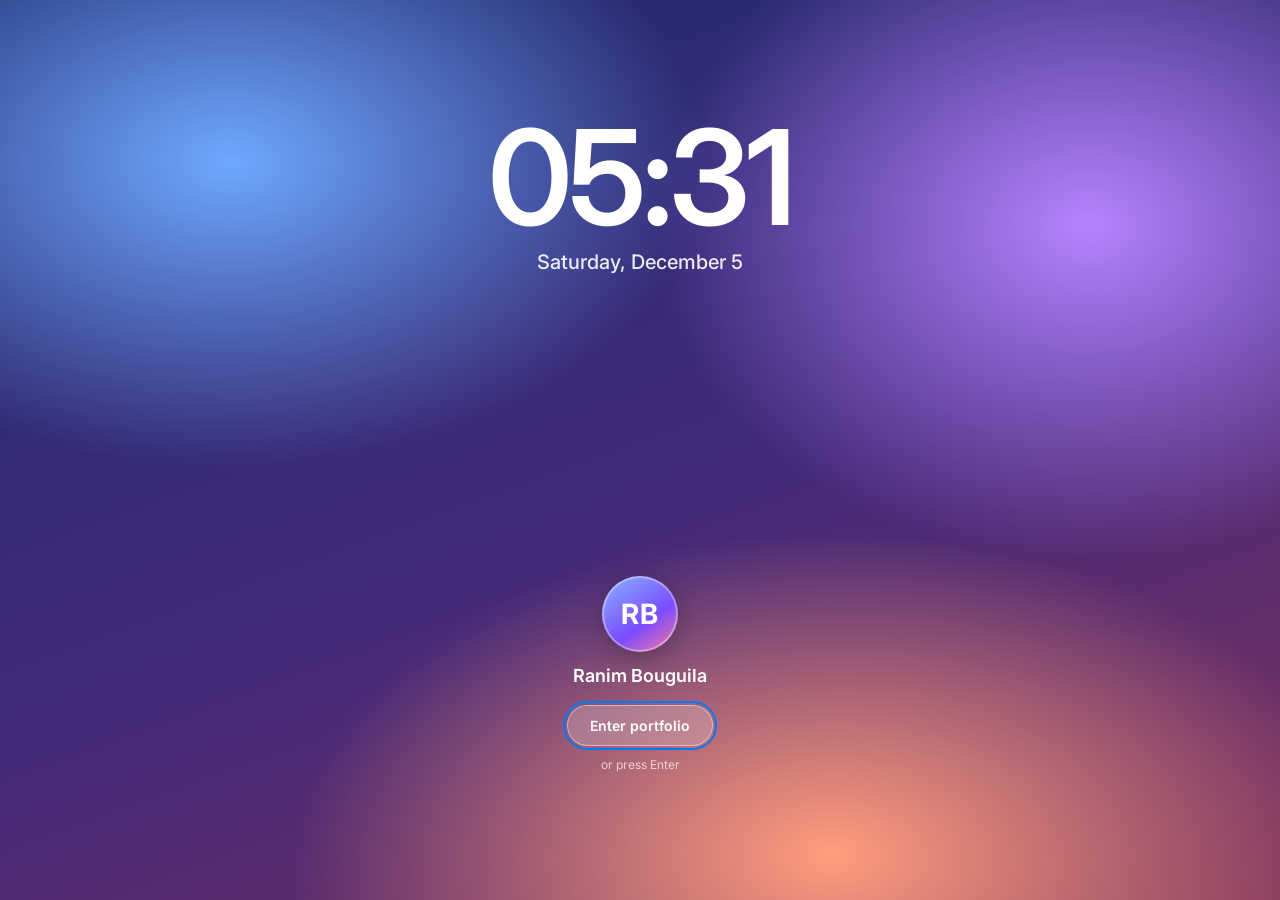
<file: index.html>
<!DOCTYPE html>
<html lang="en">
<head>
<meta charset="UTF-8">
<meta name="viewport" content="width=device-width, initial-scale=1.0">
<title>Ranim Bouguila — AI Engineering Portfolio</title>
<meta name="description" content="Portfolio of Ranim Bouguila, final-year computer engineering student focused on multi-agent AI systems and LLM workflows.">
<link rel="icon" href="data:image/svg+xml,%3Csvg xmlns='http://www.w3.org/2000/svg' viewBox='0 0 32 32'%3E%3Crect width='32' height='32' rx='8' fill='%23007aff'/%3E%3Ctext x='16' y='22' font-size='17' font-family='Arial' font-weight='700' fill='white' text-anchor='middle'%3ERB%3C/text%3E%3C/svg%3E">
<link rel="preconnect" href="https://fonts.googleapis.com">
<link href="https://fonts.googleapis.com/css2?family=Inter:wght@400;500;600;700&family=JetBrains+Mono:wght@400;600&display=swap" rel="stylesheet">
<link rel="stylesheet" href="style.css">
</head>
<body>

<!-- LOCK SCREEN -->
<div id="lock" role="dialog" aria-label="Welcome">
  <div class="lock-time" id="lockTime">9:41</div>
  <div class="lock-date" id="lockDate">Monday, November 2</div>
  <div class="lock-user">
    <div class="avatar">RB</div>
    <div class="lock-name">Ranim Bouguila</div>
    <button class="lock-btn" id="enterBtn" type="button">Enter portfolio</button>
    <div class="lock-hint">or press Enter</div>
  </div>
</div>

<!-- MENU BAR -->
<header class="menubar">
  <div class="mb-left">
    <div class="menu-wrap">
      <button class="mb-item apple" id="appleBtn" type="button" aria-label="Apple menu" aria-haspopup="true" aria-expanded="false">
        <svg viewBox="0 0 24 24" width="15" height="15" aria-hidden="true"><path fill="currentColor" d="M12 7.800c-1.100-1.200-4.600-1.500-5.600 2-1 3.500 1.500 8.700 3.500 8.700 1 0 1.500-.6 2.100-.6s1.100.6 2.100.6c2 0 4.500-5.200 3.500-8.700-1-3.500-4.500-3.200-5.600-2z"/><path fill="currentColor" d="M12 7.600c-.2-2 .9-3.700 3.200-4.200.2 2.200-1 3.900-3.200 4.200z"/></svg>
      </button>
      <ul class="menu-pop" id="applePop" role="menu" hidden>
        <li><button type="button" role="menuitem" data-open="about">About Ranim</button></li>
        <li><a role="menuitem" href="cv_quickprime.pdf" download>Download resume</a></li>
        <li class="sep" role="separator"></li>
        <li><button type="button" role="menuitem" id="lockBtn">Lock screen</button></li>
      </ul>
    </div>
    <span class="mb-item app-name" id="appName">Finder</span>
    <span class="mb-item dim hide-sm">File</span>
    <span class="mb-item dim hide-sm">Edit</span>
    <span class="mb-item dim hide-sm">View</span>
    <span class="mb-item dim hide-sm">Window</span>
    <span class="mb-item dim hide-sm">Help</span>
  </div>
  <div class="mb-right">
    <svg class="mb-ico hide-sm" viewBox="0 0 24 24" width="16" height="16" aria-hidden="true"><path fill="none" stroke="currentColor" stroke-width="2" stroke-linecap="round" d="M2.500 9a14 14 0 0 1 19 0M5.500 12.500a10 10 0 0 1 13 0M8.500 16a5.500 5.500 0 0 1 7 0"/><circle cx="12" cy="19" r="1.300" fill="currentColor"/></svg>
    <svg class="mb-ico hide-sm" viewBox="0 0 28 24" width="22" height="16" aria-hidden="true"><rect x="2" y="6" width="20" height="12" rx="3" fill="none" stroke="currentColor" stroke-width="1.600"/><rect x="4" y="8" width="14" height="8" rx="1.500" fill="currentColor"/><rect x="23" y="10" width="2.500" height="4" rx="1" fill="currentColor"/></svg>
    <span class="mb-item clock" id="clock">Mon Nov 2&nbsp;&nbsp;2:05 PM</span>
  </div>
</header>

<!-- DESKTOP -->
<main class="desktop" id="desktop">

  <div class="desk-icons" aria-label="Desktop">
    <button class="desk-icon" type="button" data-open="projects">
      <span class="di-img folder"><svg viewBox="0 0 24 24" aria-hidden="true"><path fill="#fff" d="M3 7a2 2 0 0 1 2-2h4l2 2h8a2 2 0 0 1 2 2v8a2 2 0 0 1-2 2H5a2 2 0 0 1-2-2z"/></svg></span>
      <span class="di-label">Projects</span>
    </button>
    <button class="desk-icon" type="button" data-open="resume">
      <span class="di-img pdf"><svg viewBox="0 0 24 24" aria-hidden="true"><path fill="none" stroke="#3a3a3c" stroke-width="1.600" stroke-linejoin="round" d="M7 3h7l5 5v13H7zM14 3v5h5"/><path stroke="#c0392b" stroke-width="1.800" stroke-linecap="round" d="M9.500 16h6"/></svg></span>
      <span class="di-label">cv_quickprime.pdf</span>
    </button>
  </div>

  <!-- ABOUT -->
  <section class="win" id="win-about" data-app="about" data-name="Finder" role="dialog" aria-label="About Ranim" hidden>
    <header class="titlebar">
      <div class="lights"><button class="l close" type="button" aria-label="Close"></button><button class="l min" type="button" aria-label="Minimize"></button><button class="l max" type="button" aria-label="Zoom"></button></div>
      <div class="title">About Ranim</div>
    </header>
    <div class="win-body about">
      <div class="about-head">
        <div class="avatar lg">RB</div>
        <div>
          <h1>Ranim Bouguila</h1>
          <p class="role">AI Engineering Student · Multi-Agent Systems &amp; LLM Workflows</p>
          <p class="avail"><span class="pulse"></span>Open to a 4 to 6-month end-of-studies internship (PFE) in agentic AI</p>
        </div>
      </div>
      <p>
        Final-year Computer Engineering student at the National Engineering School of Sfax (ENIS).
        I build agents that plan, write, review and correct their own output with LangGraph,
        generate reports with local LLMs, and serve them behind REST APIs with Docker.
      </p>
      <div class="chips">
        <span class="chip">1 AI &amp; full-stack internship</span>
        <span class="chip">5 technical projects</span>
        <span class="chip">Arabic · French · English</span>
      </div>
      <div class="btn-row">
        <button class="btn primary" type="button" data-open="projects">View projects</button>
        <button class="btn" type="button" data-open="resume">Open resume</button>
        <button class="btn" type="button" data-open="contact">Get in touch</button>
      </div>
    </div>
  </section>

  <!-- PROJECTS (Finder) -->
  <section class="win wide" id="win-projects" data-app="projects" data-name="Finder" role="dialog" aria-label="Projects" hidden>
    <header class="titlebar">
      <div class="lights"><button class="l close" type="button" aria-label="Close"></button><button class="l min" type="button" aria-label="Minimize"></button><button class="l max" type="button" aria-label="Zoom"></button></div>
      <div class="title">Projects</div>
    </header>
    <div class="win-body split">
      <nav class="sidebar" aria-label="Projects list">
        <div class="side-title">Academic projects</div>
        <button type="button" class="side-item active" data-proj="graphrag">Graph-RAG Assistant</button>
        <button type="button" class="side-item" data-proj="cti">Cyber Threat Intelligence</button>
        <button type="button" class="side-item" data-proj="trustrag">TrustRAG</button>
        <button type="button" class="side-item" data-proj="mcp">MCP Code Review Server</button>
        <button type="button" class="side-item" data-proj="shop">Real-Time E-Commerce</button>
        <div class="side-title">Internship</div>
        <button type="button" class="side-item" data-proj="gpro">GPRO Consulting</button>
      </nav>
      <div class="pane">

        <article class="proj" data-proj-pane="graphrag">
          <h2>Multi-Agent Research and Graph-RAG Assistant</h2>
          <p>A LangGraph multi-agent workflow that plans its steps, retrieves with hybrid RAG, Neo4j Graph-RAG and Text-to-SQL, then critiques and corrects its own answers.</p>
          <ul>
            <li>Planning, retrieval, critique and correction loop</li>
            <li>Hybrid RAG with FAISS, Neo4j Graph-RAG and Text-to-SQL</li>
            <li>Documents ingested with OCR, served by a FastAPI REST API</li>
          </ul>
          <div class="tags"><span class="tag">Python</span><span class="tag">LangGraph</span><span class="tag">FAISS</span><span class="tag">Neo4j</span><span class="tag">FastAPI</span><span class="tag">Tesseract OCR</span></div>
        </article>

        <article class="proj" data-proj-pane="cti" hidden>
          <h2>Multi-Agent Cyber Threat Intelligence System</h2>
          <p>A multi-agent system that correlates OSINT sources with a local LLM and generates threat reports automatically.</p>
          <ul>
            <li>Local LLM (Ollama) correlating OSINT sources</li>
            <li>Critic and moderator agents reviewing the output for bias</li>
            <li>Automated report generation, developed with Cursor</li>
          </ul>
          <div class="tags"><span class="tag">Python</span><span class="tag">Ollama</span><span class="tag">LangChain</span><span class="tag">LangGraph</span><span class="tag">FAISS</span><span class="tag">FastAPI</span></div>
          <a class="btn primary" href="https://github.com/yoyo2-hub/Multi_Agent_CTI_with_RAG" target="_blank" rel="noopener">View code on GitHub</a>
        </article>

        <article class="proj" data-proj-pane="trustrag" hidden>
          <h2>TrustRAG: Trustworthy Agentic RAG Platform</h2>
          <p>A multi-agent RAG and Text-to-SQL platform that cites its sources and verifies every answer against evidence.</p>
          <ul>
            <li>Source citations and evidence-based answer verification</li>
            <li>Served by a FastAPI REST API in Docker</li>
            <li>Validated by 85 automated tests, developed with Claude Code</li>
          </ul>
          <div class="tags"><span class="tag">Python</span><span class="tag">FastAPI</span><span class="tag">LangGraph</span><span class="tag">FAISS</span><span class="tag">PostgreSQL</span><span class="tag">Docker</span></div>
        </article>

        <article class="proj" data-proj-pane="mcp" hidden>
          <h2>Agentic MCP Server for Code Review and CI/CD</h2>
          <p>An MCP server that gives a LangGraph agent controlled access to GitHub repositories and CI/CD pipelines to review pull requests.</p>
          <ul>
            <li>Controlled agent access to repositories and pipelines through MCP</li>
            <li>Human approval step and structured logging</li>
            <li>GitHub Actions workflows, containerized with Docker and Kubernetes</li>
          </ul>
          <div class="tags"><span class="tag">Python</span><span class="tag">MCP</span><span class="tag">LangGraph</span><span class="tag">GitHub Actions</span><span class="tag">Docker</span><span class="tag">Kubernetes</span></div>
        </article>

        <article class="proj" data-proj-pane="shop" hidden>
          <h2>Real-Time E-Commerce Platform (Full Stack)</h2>
          <p>A full-stack platform that processes user events in real time.</p>
          <ul>
            <li>Spring Boot REST API and Angular front end</li>
            <li>HTML/CSS/JavaScript storefront</li>
            <li>Apache Kafka for real-time events, MongoDB Atlas for storage</li>
          </ul>
          <div class="tags"><span class="tag">Java 17</span><span class="tag">Spring Boot</span><span class="tag">Angular</span><span class="tag">Apache Kafka</span><span class="tag">MongoDB Atlas</span></div>
          <a class="btn primary" href="https://github.com/yoyo2-hub/Real-Time_E-commerce_Platform-Recommendation_System" target="_blank" rel="noopener">View code on GitHub</a>
        </article>

        <article class="proj" data-proj-pane="gpro" hidden>
          <h2>AI Document Intelligence — GPRO Consulting</h2>
          <p>Full-stack and AI developer internship (2 months, 2026). Contributed to a system that classifies documents, extracts their data with OCR and validates it, integrated with an ERP through REST APIs.</p>
          <ul>
            <li>OCR pipelines with confidence thresholds and human feedback</li>
            <li>Monitoring dashboards to follow the quality of the results</li>
            <li>ERP integration through REST APIs</li>
          </ul>
          <div class="tags"><span class="tag">Spring Boot</span><span class="tag">Angular</span><span class="tag">Python</span><span class="tag">scikit-learn</span><span class="tag">Tesseract OCR</span></div>
          <a class="btn primary" href="https://github.com/Ranim638515/bureau-d-ordre" target="_blank" rel="noopener">View code on GitHub</a>
        </article>

      </div>
    </div>
  </section>

  <!-- SKILLS (Terminal) -->
  <section class="win term" id="win-skills" data-app="skills" data-name="Terminal" role="dialog" aria-label="Terminal, skills" hidden>
    <header class="titlebar">
      <div class="lights"><button class="l close" type="button" aria-label="Close"></button><button class="l min" type="button" aria-label="Minimize"></button><button class="l max" type="button" aria-label="Zoom"></button></div>
      <div class="title">ranim — skills — 80×24</div>
    </header>
    <div class="win-body terminal">
      <p><span class="ps">ranim@portfolio ~ %</span> whoami</p>
      <p class="out">ranim_bouguila — AI engineering student, ENIS</p>
      <p><span class="ps">ranim@portfolio ~ %</span> cat skills.txt</p>
      <dl>
        <dt>AI &amp; LLM systems</dt>
        <dd>LangGraph, LangChain, LLMs (API and local with Ollama), RAG, GraphRAG, MCP, prompt engineering, LLM-as-Judge</dd>
        <dt>Languages</dt>
        <dd>Python, JavaScript, TypeScript, Java, SQL</dd>
        <dt>Web &amp; APIs</dt>
        <dd>React, Node.js, Angular, FastAPI, Flask, Spring Boot, REST APIs</dd>
        <dt>Data &amp; DevOps</dt>
        <dd>PostgreSQL, MongoDB, FAISS, Neo4j, Docker, Git, GitHub Actions, Linux</dd>
        <dt>AI coding tools</dt>
        <dd>Claude Code, Cursor, GitHub Copilot, Codex, Google AI Studio</dd>
      </dl>
      <p><span class="ps">ranim@portfolio ~ %</span> <span class="cursor"></span></p>
    </div>
  </section>

  <!-- BACKGROUND (Notes) -->
  <section class="win notes" id="win-background" data-app="background" data-name="Notes" role="dialog" aria-label="Notes, background" hidden>
    <header class="titlebar">
      <div class="lights"><button class="l close" type="button" aria-label="Close"></button><button class="l min" type="button" aria-label="Minimize"></button><button class="l max" type="button" aria-label="Zoom"></button></div>
      <div class="title">Background</div>
    </header>
    <div class="win-body note">
      <h2>Experience</h2>
      <div class="entry">
        <div class="when">2026 · 2 months</div>
        <h3>Full-Stack and AI Developer Intern, GPRO Consulting</h3>
        <p>Contributed to an AI document-intelligence system that classifies documents, extracts their data with OCR and validates it, integrated with an ERP through REST APIs. Built OCR pipelines with confidence thresholds and human feedback, and monitoring dashboards to follow the quality of the results.</p>
        <p class="stack">Spring Boot, Angular, Python, scikit-learn, Tesseract OCR</p>
      </div>
      <div class="entry">
        <div class="when">2025 · 1 month</div>
        <h3>Worker Intern, Tunisie Telecom</h3>
        <p>Observed telecommunications operations, technical departments and organizational processes.</p>
      </div>

      <h2>Education</h2>
      <div class="entry">
        <div class="when">2024 to 2027 (expected)</div>
        <h3>Engineering Degree in Computer Engineering</h3>
        <p>National Engineering School of Sfax (ENIS), Sfax, Tunisia.</p>
      </div>
      <div class="entry">
        <div class="when">2022 to 2024</div>
        <h3>Preparatory Cycle in Mathematics &amp; Physics</h3>
        <p>IPEIM, Monastir, Tunisia.</p>
      </div>
      <div class="entry">
        <div class="when">2022</div>
        <h3>Mathematics Baccalaureate</h3>
        <p>Monastir Pioneer High School.</p>
      </div>

      <h2>Certifications</h2>
      <p>DataCamp: Introduction to RAG, Introduction to PySpark, ETL and ELT in Python, Introduction to Python, Git courses.</p>

      <h2>Leadership</h2>
      <ul>
        <li><strong>PyFac 2025 &amp; 2026:</strong> organizer of the company forum connecting students with professionals.</li>
        <li><strong>IEEE:</strong> active member.</li>
        <li><strong>University Radio Club:</strong> member.</li>
      </ul>
    </div>
  </section>

  <!-- CONTACT (Mail) -->
  <section class="win wide" id="win-contact" data-app="contact" data-name="Mail" role="dialog" aria-label="Mail, contact" hidden>
    <header class="titlebar">
      <div class="lights"><button class="l close" type="button" aria-label="Close"></button><button class="l min" type="button" aria-label="Minimize"></button><button class="l max" type="button" aria-label="Zoom"></button></div>
      <div class="title">New message to Ranim</div>
    </header>
    <div class="win-body contact">
      <div class="card">
        <h2>Contact</h2>
        <dl class="details">
          <dt>Email</dt><dd><a href="mailto:ranim.bouguila@enis.tn">ranim.bouguila@enis.tn</a></dd>
          <dt>Phone</dt><dd><a href="tel:+21695441071">+216 95 441 071</a></dd>
          <dt>LinkedIn</dt><dd><a href="https://www.linkedin.com/in/ranim-bouguila-9a871b325/" target="_blank" rel="noopener">linkedin.com/in/ranim-bouguila</a></dd>
          <dt>Location</dt><dd>Monastir, Tunisia</dd>
        </dl>
        <h3>Languages</h3>
        <div class="lang"><span>Arabic</span><em>Native</em></div><div class="bar"><i style="width:100%"></i></div>
        <div class="lang"><span>French</span><em>B2</em></div><div class="bar"><i style="width:75%"></i></div>
        <div class="lang"><span>English</span><em>B2</em></div><div class="bar"><i style="width:75%"></i></div>
        <h3>Soft skills</h3>
        <div class="tags"><span class="tag">Curious</span><span class="tag">Rigorous</span><span class="tag">Autonomous</span><span class="tag">Teamwork</span></div>
      </div>
      <form class="compose" id="mailForm">
        <label class="row"><span>To</span><input type="text" value="ranim.bouguila@enis.tn" readonly></label>
        <label class="row"><span>From</span><input type="text" id="mfName" placeholder="Your name" autocomplete="name"></label>
        <label class="row"><span>Subject</span><input type="text" id="mfSubject" value="Internship opportunity (PFE)"></label>
        <label class="msg"><span class="sr">Message</span><textarea id="mfBody" rows="7" placeholder="Write your message here"></textarea></label>
        <div class="send-row"><button class="btn primary" type="submit">Send in your mail app</button></div>
      </form>
    </div>
  </section>

  <!-- RESUME (Preview) -->
  <section class="win wide tall" id="win-resume" data-app="resume" data-name="Preview" role="dialog" aria-label="Preview, resume" hidden>
    <header class="titlebar">
      <div class="lights"><button class="l close" type="button" aria-label="Close"></button><button class="l min" type="button" aria-label="Minimize"></button><button class="l max" type="button" aria-label="Zoom"></button></div>
      <div class="title">cv_quickprime.pdf</div>
    </header>
    <div class="win-body preview">
      <div class="pv-bar">
        <a class="btn" href="cv_quickprime.pdf" target="_blank" rel="noopener">Open in new tab</a>
        <a class="btn primary" href="cv_quickprime.pdf" download>Download</a>
      </div>
      <iframe id="pdfFrame" data-src="cv_quickprime.pdf" title="Resume of Ranim Bouguila"></iframe>
      <p class="pv-note">If the preview does not load on your device, use Open in new tab or Download.</p>
    </div>
  </section>

</main>

<!-- DOCK -->
<nav class="dock" id="dock" aria-label="Applications">
  <button class="dock-item" type="button" data-open="about" data-label="About">
    <span class="icon i-about"><svg viewBox="0 0 24 24" aria-hidden="true"><circle cx="12" cy="8.500" r="3.600" fill="none" stroke="#fff" stroke-width="1.800"/><path d="M5 20c0-4 3-6.200 7-6.200s7 2.200 7 6.200" fill="none" stroke="#fff" stroke-width="1.800" stroke-linecap="round"/></svg></span><span class="run"></span>
  </button>
  <button class="dock-item" type="button" data-open="projects" data-label="Projects">
    <span class="icon i-folder"><svg viewBox="0 0 24 24" aria-hidden="true"><path fill="#fff" d="M3 7a2 2 0 0 1 2-2h4l2 2h8a2 2 0 0 1 2 2v8a2 2 0 0 1-2 2H5a2 2 0 0 1-2-2z"/></svg></span><span class="run"></span>
  </button>
  <button class="dock-item" type="button" data-open="skills" data-label="Skills">
    <span class="icon i-term"><svg viewBox="0 0 24 24" aria-hidden="true"><path d="M5 8l4 4-4 4M12 17h7" fill="none" stroke="#fff" stroke-width="2" stroke-linecap="round" stroke-linejoin="round"/></svg></span><span class="run"></span>
  </button>
  <button class="dock-item" type="button" data-open="background" data-label="Background">
    <span class="icon i-notes"><svg viewBox="0 0 24 24" aria-hidden="true"><path d="M7 8h10M7 12h10M7 16h6" fill="none" stroke="#8a6500" stroke-width="1.900" stroke-linecap="round"/></svg></span><span class="run"></span>
  </button>
  <button class="dock-item" type="button" data-open="contact" data-label="Contact">
    <span class="icon i-mail"><svg viewBox="0 0 24 24" aria-hidden="true"><rect x="3" y="5.500" width="18" height="13" rx="2.200" fill="none" stroke="#fff" stroke-width="1.800"/><path d="M3.500 7.500l8.500 6 8.500-6" fill="none" stroke="#fff" stroke-width="1.800" stroke-linejoin="round"/></svg></span><span class="run"></span>
  </button>
  <button class="dock-item" type="button" data-open="resume" data-label="Resume">
    <span class="icon i-pdf"><svg viewBox="0 0 24 24" aria-hidden="true"><path fill="none" stroke="#3a3a3c" stroke-width="1.700" stroke-linejoin="round" d="M7 3h7l5 5v13H7zM14 3v5h5"/><path stroke="#c0392b" stroke-width="1.900" stroke-linecap="round" d="M9.500 16h6"/></svg></span><span class="run"></span>
  </button>
  <span class="dock-sep" aria-hidden="true"></span>
  <a class="dock-item" href="https://github.com/Ranim638515" target="_blank" rel="noopener" data-label="GitHub" aria-label="GitHub">
    <span class="icon i-gh"><svg viewBox="0 0 24 24" aria-hidden="true"><path d="M9 8l-4 4 4 4M15 8l4 4-4 4" fill="none" stroke="#fff" stroke-width="2" stroke-linecap="round" stroke-linejoin="round"/></svg></span>
  </a>
  <a class="dock-item" href="https://www.linkedin.com/in/ranim-bouguila-9a871b325/" target="_blank" rel="noopener" data-label="LinkedIn" aria-label="LinkedIn">
    <span class="icon i-in"><svg viewBox="0 0 24 24" aria-hidden="true"><text x="12" y="17" font-size="13" font-weight="700" font-family="Arial, sans-serif" fill="#fff" text-anchor="middle">in</text></svg></span>
  </a>
</nav>

<script src="script.js"></script>
</body>
</html>
</file>
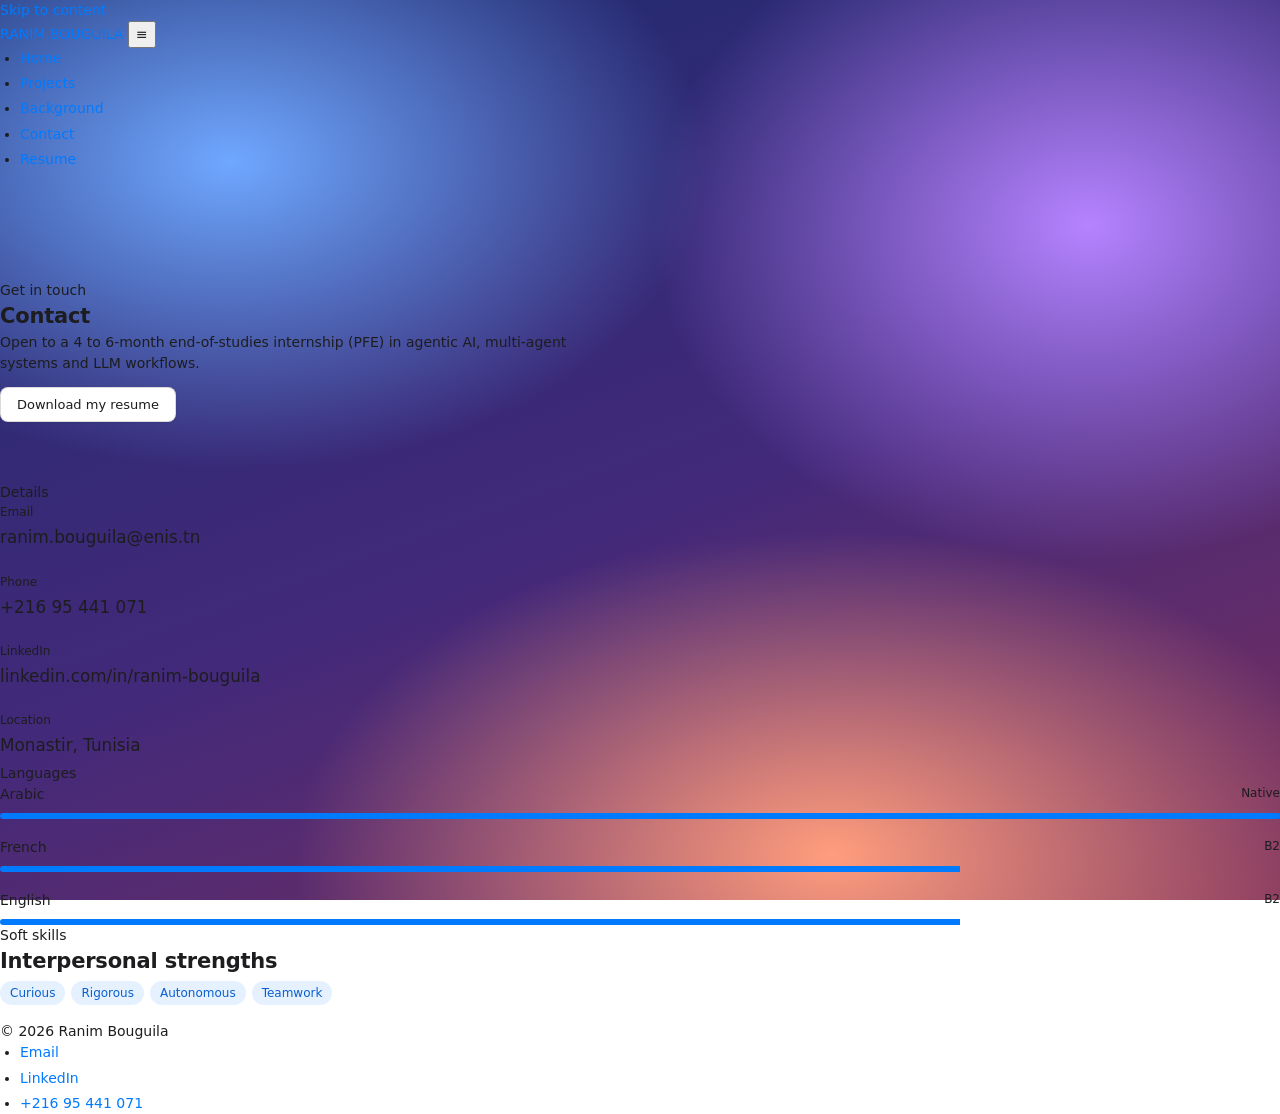
<file: contact.html>
<!DOCTYPE html>
<html lang="en">
<head>
<meta charset="UTF-8">
<meta name="viewport" content="width=device-width, initial-scale=1.0">
<title>Contact — Ranim Bouguila</title>
<link rel="preconnect" href="https://fonts.googleapis.com">
<link href="https://fonts.googleapis.com/css2?family=JetBrains+Mono:wght@400;600;700&family=Manrope:wght@400;500;600;700&display=swap" rel="stylesheet">
<link rel="stylesheet" href="style.css">
<style>
  .lang-bar{ height:6px; background: var(--surface-2); border-radius:3px; overflow:hidden; margin-top:8px; }
  .lang-fill{ height:100%; background: var(--accent); width:0; transition: width 1.1s ease; }
  .lang-fill.in-view{ }
  .contact-list{ list-style:none; padding:0; margin:0; display:flex; flex-direction:column; gap:18px; }
  .contact-list a{ font-family: var(--font-display); font-size: 1.05rem; color: var(--text); }
  .contact-list a:hover{ color: var(--accent); }
  .contact-list .label{ display:block; font-family: var(--font-body); font-size: 12px; color: var(--text-muted); margin-bottom:4px; }
</style>
</head>
<body>
<a href="#main" class="skip-link">Skip to content</a>

<nav class="site-nav">
  <div class="wrap">
    <a href="index.html" class="brand"><span class="dot"></span> RANIM.BOUGUILA</a>
    <button class="nav-toggle" aria-label="Open menu" aria-expanded="false">≡</button>
    <ul class="nav-links">
      <li><a href="index.html">Home</a></li>
      <li><a href="projets.html">Projects</a></li>
      <li><a href="parcours.html">Background</a></li>
      <li><a href="contact.html" aria-current="page">Contact</a></li>
      <li><a href="cv_quickprime.pdf" target="_blank" rel="noopener">Resume</a></li>
    </ul>
  </div>
</nav>

<main id="main">

  <section style="padding-top: 96px; padding-bottom: 40px;">
    <div class="wrap">
      <div class="eyebrow">Get in touch</div>
      <h1 class="reveal">Contact</h1>
      <p style="max-width:600px;" class="reveal">
        Open to a 4 to 6-month end-of-studies internship (PFE) in agentic AI,
        multi-agent systems and LLM workflows.
      </p>
      <div class="btn-row reveal">
        <a href="cv_quickprime.pdf" target="_blank" rel="noopener" class="btn btn-primary">Download my resume</a>
      </div>
    </div>
  </section>

  <section style="padding-top:20px;">
    <div class="wrap grid-2">

      <div class="frame reveal">
        <span class="frame-tag">Details</span>
        <ul class="contact-list">
          <li>
            <span class="label">Email</span>
            <a href="mailto:ranim.bouguila@enis.tn">ranim.bouguila@enis.tn</a>
          </li>
          <li>
            <span class="label">Phone</span>
            <a href="tel:+21695441071">+216 95 441 071</a>
          </li>
          <li>
            <span class="label">LinkedIn</span>
            <a href="https://linkedin.com/in/ranim-bouguila" target="_blank" rel="noopener">linkedin.com/in/ranim-bouguila</a>
          </li>
          <li>
            <span class="label">Location</span>
            <a href="#" style="pointer-events:none;">Monastir, Tunisia</a>
          </li>
        </ul>
      </div>

      <div class="frame reveal">
        <span class="frame-tag">Languages</span>
        <div style="margin-bottom:18px;">
          <div style="display:flex; justify-content:space-between;"><span>Arabic</span><span style="color:var(--text-muted); font-family:var(--font-display); font-size:12px;">Native</span></div>
          <div class="lang-bar"><div class="lang-fill" data-w="100"></div></div>
        </div>
        <div style="margin-bottom:18px;">
          <div style="display:flex; justify-content:space-between;"><span>French</span><span style="color:var(--text-muted); font-family:var(--font-display); font-size:12px;">B2</span></div>
          <div class="lang-bar"><div class="lang-fill" data-w="75"></div></div>
        </div>
        <div>
          <div style="display:flex; justify-content:space-between;"><span>English</span><span style="color:var(--text-muted); font-family:var(--font-display); font-size:12px;">B2</span></div>
          <div class="lang-bar"><div class="lang-fill" data-w="75"></div></div>
        </div>
      </div>

    </div>
  </section>

  <section style="border-bottom:none;">
    <div class="wrap">
      <div class="section-head">
        <div class="eyebrow">Soft skills</div>
        <h2 class="reveal">Interpersonal strengths</h2>
      </div>
      <div class="tags reveal">
        <span class="tag">Curious</span>
        <span class="tag">Rigorous</span>
        <span class="tag">Autonomous</span>
        <span class="tag">Teamwork</span>
      </div>
    </div>
  </section>

</main>

<footer class="site-footer">
  <div class="wrap">
    <span class="foot-note">© 2026 Ranim Bouguila</span>
    <ul class="foot-links">
      <li><a href="mailto:ranim.bouguila@enis.tn">Email</a></li>
      <li><a href="https://linkedin.com/in/ranim-bouguila" target="_blank" rel="noopener">LinkedIn</a></li>
      <li><a href="tel:+21695441071">+216 95 441 071</a></li>
    </ul>
  </div>
</footer>

<script src="script.js"></script>
<script>
  // Animate language bars once visible
  document.addEventListener('DOMContentLoaded', () => {
    const bars = document.querySelectorAll('.lang-fill');
    const io = new IntersectionObserver((entries) => {
      entries.forEach(entry => {
        if (entry.isIntersecting){
          entry.target.style.width = entry.target.dataset.w + '%';
          io.unobserve(entry.target);
        }
      });
    }, { threshold: 0.3 });
    bars.forEach(b => io.observe(b));
  });
</script>
</body>
</html>
</file>
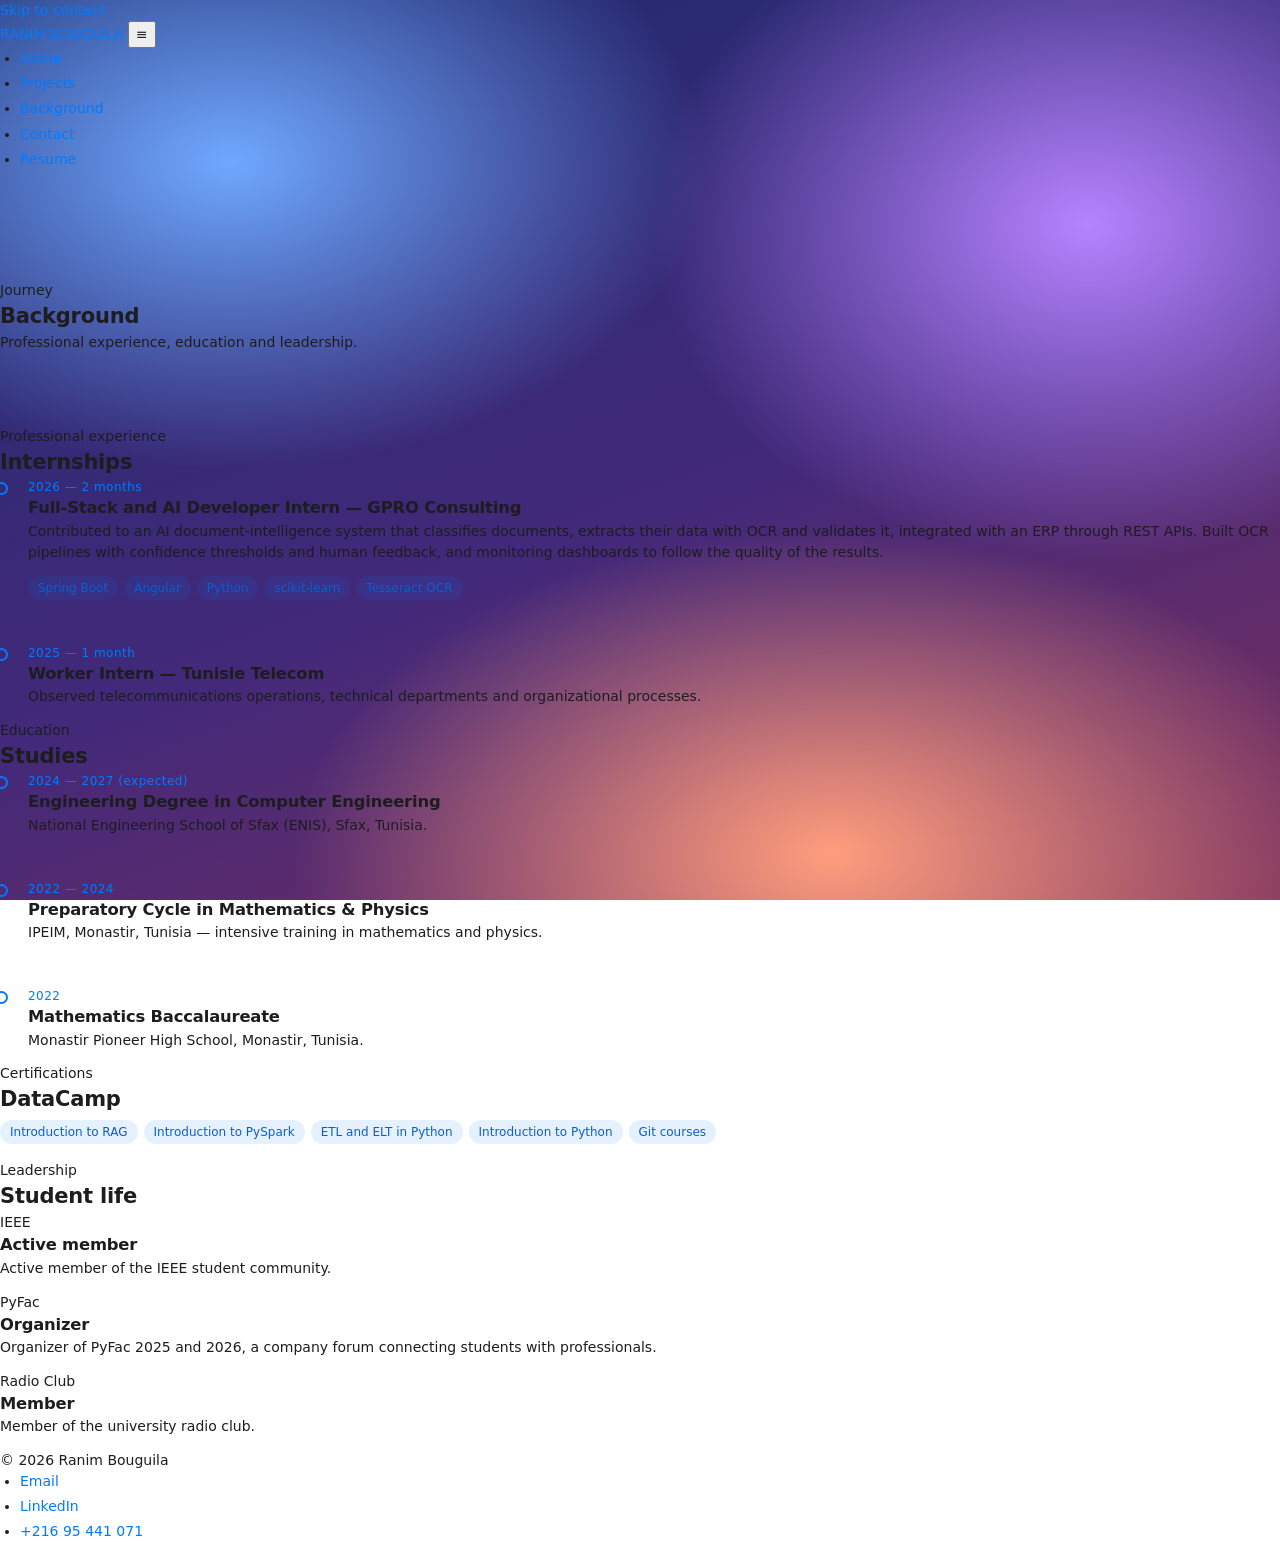
<file: parcours.html>
<!DOCTYPE html>
<html lang="en">
<head>
<meta charset="UTF-8">
<meta name="viewport" content="width=device-width, initial-scale=1.0">
<title>Background — Ranim Bouguila</title>
<link rel="preconnect" href="https://fonts.googleapis.com">
<link href="https://fonts.googleapis.com/css2?family=JetBrains+Mono:wght@400;600;700&family=Manrope:wght@400;500;600;700&display=swap" rel="stylesheet">
<link rel="stylesheet" href="style.css">
<style>
  .timeline{ position:relative; padding-left: 28px; border-left: 1px solid var(--border); }
  .t-item{ position:relative; margin-bottom: 44px; }
  .t-item:last-child{ margin-bottom:0; }
  .t-item::before{
    content:""; position:absolute; left:-33px; top:4px;
    width:9px; height:9px; border-radius:50%;
    background: var(--bg); border: 2px solid var(--accent);
  }
  .t-date{ font-family: var(--font-display); font-size:12px; color: var(--accent); letter-spacing:0.04em; }
</style>
</head>
<body>
<a href="#main" class="skip-link">Skip to content</a>

<nav class="site-nav">
  <div class="wrap">
    <a href="index.html" class="brand"><span class="dot"></span> RANIM.BOUGUILA</a>
    <button class="nav-toggle" aria-label="Open menu" aria-expanded="false">≡</button>
    <ul class="nav-links">
      <li><a href="index.html">Home</a></li>
      <li><a href="projets.html">Projects</a></li>
      <li><a href="parcours.html" aria-current="page">Background</a></li>
      <li><a href="contact.html">Contact</a></li>
      <li><a href="cv_quickprime.pdf" target="_blank" rel="noopener">Resume</a></li>
    </ul>
  </div>
</nav>

<main id="main">

  <section style="padding-top: 96px; padding-bottom: 40px;">
    <div class="wrap">
      <div class="eyebrow">Journey</div>
      <h1 class="reveal">Background</h1>
      <p style="max-width:600px;" class="reveal">
        Professional experience, education and leadership.
      </p>
    </div>
  </section>

  <!-- EXPERIENCE -->
  <section style="padding-top:20px;">
    <div class="wrap">
      <div class="section-head">
        <div class="eyebrow">Professional experience</div>
        <h2 class="reveal">Internships</h2>
      </div>
      <div class="timeline">
        <div class="t-item reveal">
          <div class="t-date">2026 — 2 months</div>
          <h3>Full-Stack and AI Developer Intern — GPRO Consulting</h3>
          <p>
            Contributed to an AI document-intelligence system that classifies documents, extracts
            their data with OCR and validates it, integrated with an ERP through REST APIs. Built OCR
            pipelines with confidence thresholds and human feedback, and monitoring dashboards to
            follow the quality of the results.
          </p>
          <div class="tags">
            <span class="tag">Spring Boot</span><span class="tag">Angular</span>
            <span class="tag">Python</span><span class="tag">scikit-learn</span><span class="tag">Tesseract OCR</span>
          </div>
        </div>
        <div class="t-item reveal">
          <div class="t-date">2025 — 1 month</div>
          <h3>Worker Intern — Tunisie Telecom</h3>
          <p>
            Observed telecommunications operations, technical departments and organizational processes.
          </p>
        </div>
      </div>
    </div>
  </section>

  <!-- EDUCATION -->
  <section>
    <div class="wrap">
      <div class="section-head">
        <div class="eyebrow">Education</div>
        <h2 class="reveal">Studies</h2>
      </div>
      <div class="timeline">
        <div class="t-item reveal">
          <div class="t-date">2024 — 2027 (expected)</div>
          <h3>Engineering Degree in Computer Engineering</h3>
          <p>
            National Engineering School of Sfax (ENIS), Sfax, Tunisia.
          </p>
        </div>
        <div class="t-item reveal">
          <div class="t-date">2022 — 2024</div>
          <h3>Preparatory Cycle in Mathematics &amp; Physics</h3>
          <p>
            IPEIM, Monastir, Tunisia — intensive training in mathematics and physics.
          </p>
        </div>
        <div class="t-item reveal">
          <div class="t-date">2022</div>
          <h3>Mathematics Baccalaureate</h3>
          <p>
            Monastir Pioneer High School, Monastir, Tunisia.
          </p>
        </div>
      </div>
    </div>
  </section>

  <!-- CERTIFICATIONS -->
  <section>
    <div class="wrap">
      <div class="section-head">
        <div class="eyebrow">Certifications</div>
        <h2 class="reveal">DataCamp</h2>
      </div>
      <div class="tags reveal">
        <span class="tag">Introduction to RAG</span>
        <span class="tag">Introduction to PySpark</span>
        <span class="tag">ETL and ELT in Python</span>
        <span class="tag">Introduction to Python</span>
        <span class="tag">Git courses</span>
      </div>
    </div>
  </section>

  <!-- LEADERSHIP -->
  <section style="border-bottom:none;">
    <div class="wrap">
      <div class="section-head">
        <div class="eyebrow">Leadership</div>
        <h2 class="reveal">Student life</h2>
      </div>
      <div class="grid-3">
        <div class="frame reveal">
          <span class="frame-tag">IEEE</span>
          <h3>Active member</h3>
          <p>Active member of the IEEE student community.</p>
        </div>
        <div class="frame reveal">
          <span class="frame-tag">PyFac</span>
          <h3>Organizer</h3>
          <p>Organizer of PyFac 2025 and 2026, a company forum connecting students with professionals.</p>
        </div>
        <div class="frame reveal">
          <span class="frame-tag">Radio Club</span>
          <h3>Member</h3>
          <p>Member of the university radio club.</p>
        </div>
      </div>
    </div>
  </section>

</main>

<footer class="site-footer">
  <div class="wrap">
    <span class="foot-note">© 2026 Ranim Bouguila</span>
    <ul class="foot-links">
      <li><a href="mailto:ranim.bouguila@enis.tn">Email</a></li>
      <li><a href="https://linkedin.com/in/ranim-bouguila" target="_blank" rel="noopener">LinkedIn</a></li>
      <li><a href="tel:+21695441071">+216 95 441 071</a></li>
    </ul>
  </div>
</footer>

<script src="script.js"></script>
</body>
</html>
</file>
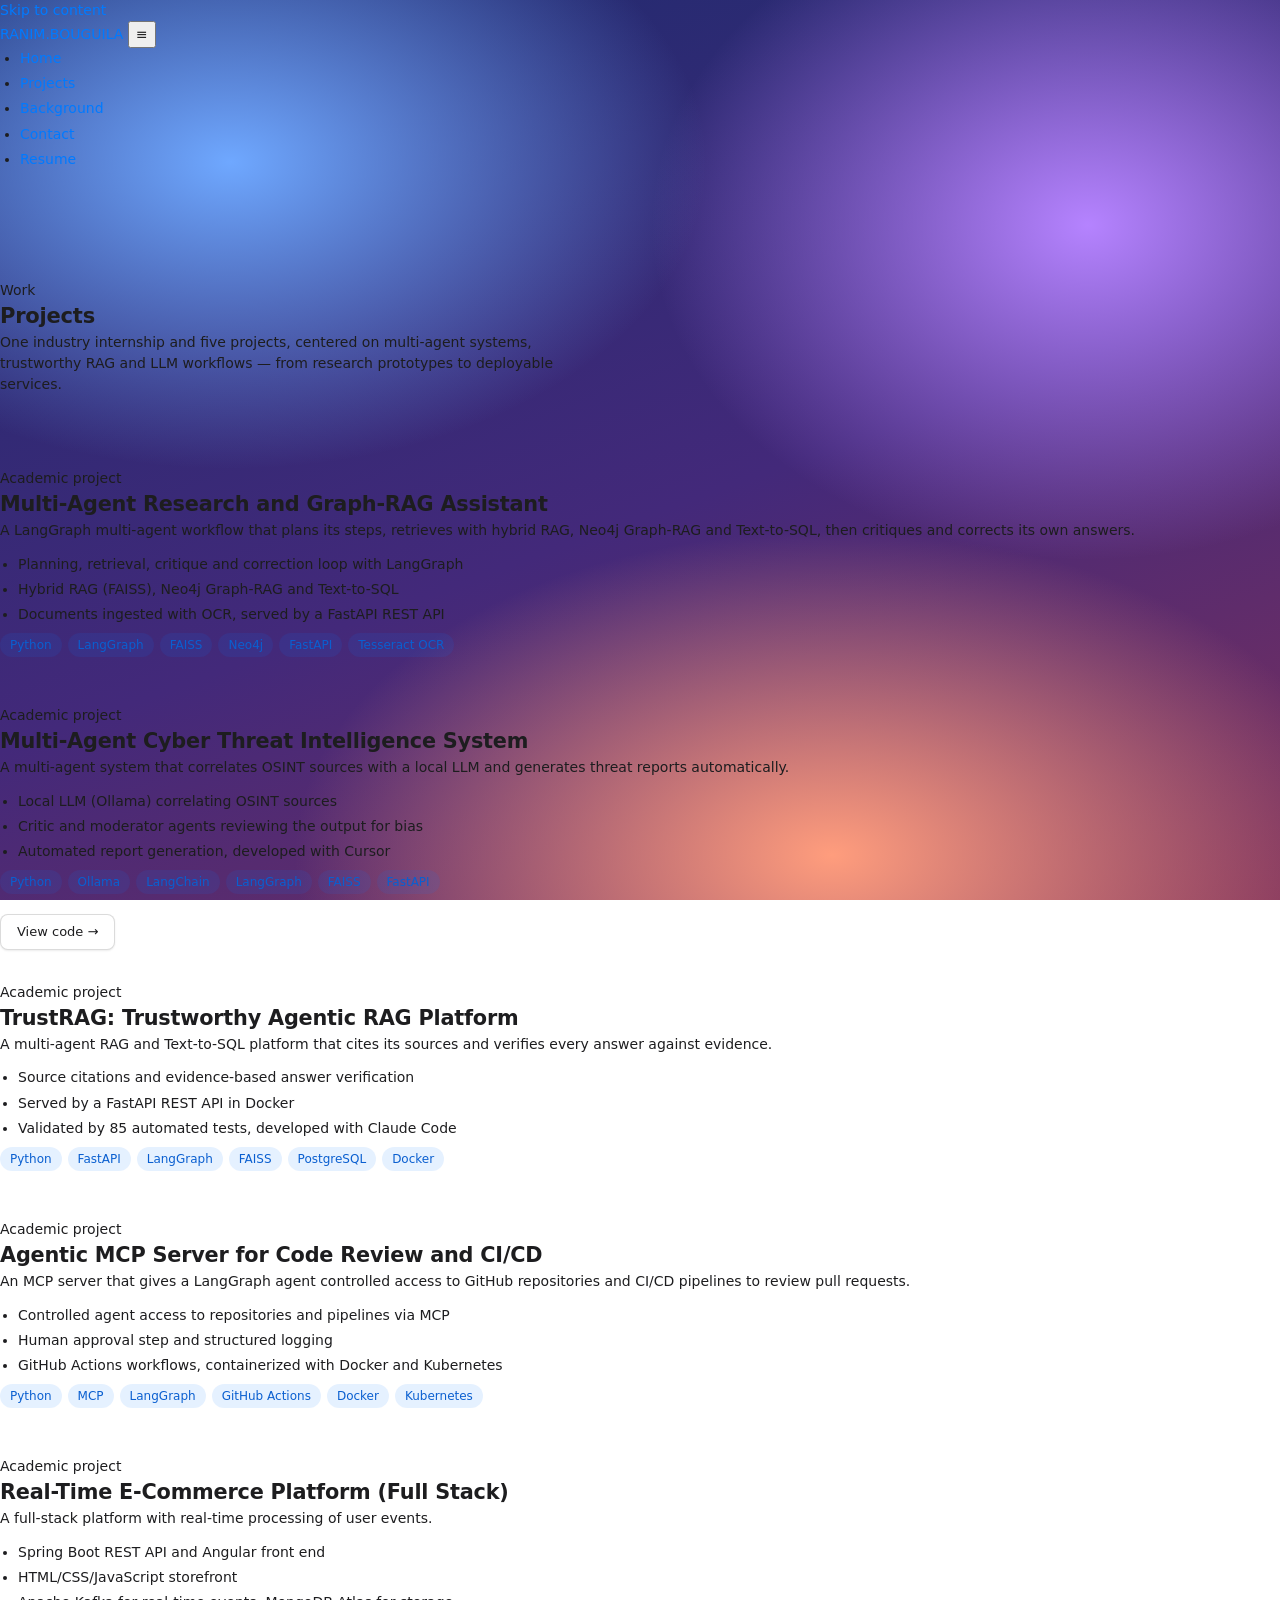
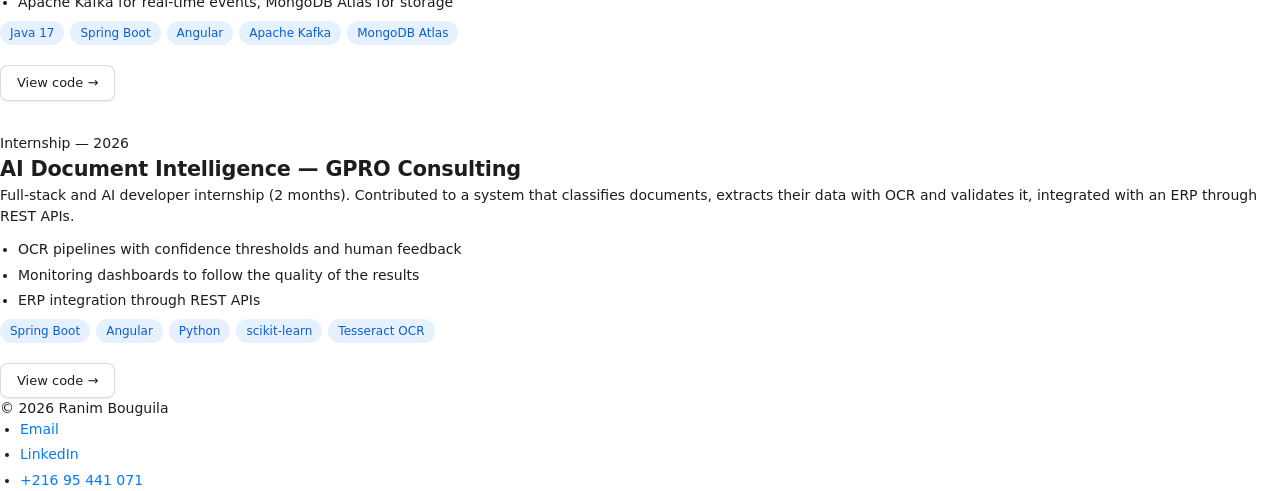
<file: projets.html>
<!DOCTYPE html>
<html lang="en">
<head>
<meta charset="UTF-8">
<meta name="viewport" content="width=device-width, initial-scale=1.0">
<title>Projects — Ranim Bouguila</title>
<link rel="preconnect" href="https://fonts.googleapis.com">
<link href="https://fonts.googleapis.com/css2?family=JetBrains+Mono:wght@400;600;700&family=Manrope:wght@400;500;600;700&display=swap" rel="stylesheet">
<link rel="stylesheet" href="style.css">
</head>
<body>
<a href="#main" class="skip-link">Skip to content</a>

<nav class="site-nav">
  <div class="wrap">
    <a href="index.html" class="brand"><span class="dot"></span> RANIM.BOUGUILA</a>
    <button class="nav-toggle" aria-label="Open menu" aria-expanded="false">≡</button>
    <ul class="nav-links">
      <li><a href="index.html">Home</a></li>
      <li><a href="projets.html" aria-current="page">Projects</a></li>
      <li><a href="parcours.html">Background</a></li>
      <li><a href="contact.html">Contact</a></li>
      <li><a href="cv_quickprime.pdf" target="_blank" rel="noopener">Resume</a></li>
    </ul>
  </div>
</nav>

<main id="main">

  <section style="padding-top: 96px; padding-bottom: 40px;">
    <div class="wrap">
      <div class="eyebrow">Work</div>
      <h1 class="reveal">Projects</h1>
      <p style="max-width:600px;" class="reveal">
        One industry internship and five projects, centered on multi-agent systems, trustworthy RAG
        and LLM workflows — from research prototypes to deployable services.
      </p>
    </div>
  </section>

  <section style="padding-top: 20px;">
    <div class="wrap" style="display:flex; flex-direction:column; gap: 32px;">

      <!-- PROJECT 1: Multi-Agent Research & Graph-RAG -->
      <div class="frame reveal">
        <span class="frame-tag">Academic project</span>
        <div class="corner-tl"></div><div class="corner-tr"></div>
        <div class="corner-bl"></div><div class="corner-br"></div>
        <h3 style="font-size:1.3rem;">Multi-Agent Research and Graph-RAG Assistant</h3>
        <p>
          A LangGraph multi-agent workflow that plans its steps, retrieves with hybrid RAG,
          Neo4j Graph-RAG and Text-to-SQL, then critiques and corrects its own answers.
        </p>
        <ul style="color: var(--text-muted); padding-left: 18px; margin: 0 0 8px;">
          <li>Planning, retrieval, critique and correction loop with LangGraph</li>
          <li>Hybrid RAG (FAISS), Neo4j Graph-RAG and Text-to-SQL</li>
          <li>Documents ingested with OCR, served by a FastAPI REST API</li>
        </ul>
        <div class="tags">
          <span class="tag">Python</span>
          <span class="tag">LangGraph</span>
          <span class="tag">FAISS</span>
          <span class="tag">Neo4j</span>
          <span class="tag">FastAPI</span>
          <span class="tag">Tesseract OCR</span>
        </div>
      </div>

      <!-- PROJECT 2: CTI -->
      <div class="frame reveal">
        <span class="frame-tag">Academic project</span>
        <div class="corner-tl"></div><div class="corner-tr"></div>
        <div class="corner-bl"></div><div class="corner-br"></div>
        <h3 style="font-size:1.3rem;">Multi-Agent Cyber Threat Intelligence System</h3>
        <p>
          A multi-agent system that correlates OSINT sources with a local LLM and generates
          threat reports automatically.
        </p>
        <ul style="color: var(--text-muted); padding-left: 18px; margin: 0 0 8px;">
          <li>Local LLM (Ollama) correlating OSINT sources</li>
          <li>Critic and moderator agents reviewing the output for bias</li>
          <li>Automated report generation, developed with Cursor</li>
        </ul>
        <div class="tags">
          <span class="tag">Python</span>
          <span class="tag">Ollama</span>
          <span class="tag">LangChain</span>
          <span class="tag">LangGraph</span>
          <span class="tag">FAISS</span>
          <span class="tag">FastAPI</span>
        </div>
        <div class="btn-row" style="margin-top: 20px;">
          <a href="https://github.com/yoyo2-hub/Multi_Agent_CTI_with_RAG" target="_blank" rel="noopener" class="btn btn-primary">View code →</a>
        </div>
      </div>

      <!-- PROJECT 3: TrustRAG -->
      <div class="frame reveal">
        <span class="frame-tag">Academic project</span>
        <div class="corner-tl"></div><div class="corner-tr"></div>
        <div class="corner-bl"></div><div class="corner-br"></div>
        <h3 style="font-size:1.3rem;">TrustRAG: Trustworthy Agentic RAG Platform</h3>
        <p>
          A multi-agent RAG and Text-to-SQL platform that cites its sources and verifies
          every answer against evidence.
        </p>
        <ul style="color: var(--text-muted); padding-left: 18px; margin: 0 0 8px;">
          <li>Source citations and evidence-based answer verification</li>
          <li>Served by a FastAPI REST API in Docker</li>
          <li>Validated by 85 automated tests, developed with Claude Code</li>
        </ul>
        <div class="tags">
          <span class="tag">Python</span>
          <span class="tag">FastAPI</span>
          <span class="tag">LangGraph</span>
          <span class="tag">FAISS</span>
          <span class="tag">PostgreSQL</span>
          <span class="tag">Docker</span>
        </div>
      </div>

      <!-- PROJECT 4: MCP Server -->
      <div class="frame reveal">
        <span class="frame-tag">Academic project</span>
        <div class="corner-tl"></div><div class="corner-tr"></div>
        <div class="corner-bl"></div><div class="corner-br"></div>
        <h3 style="font-size:1.3rem;">Agentic MCP Server for Code Review and CI/CD</h3>
        <p>
          An MCP server that gives a LangGraph agent controlled access to GitHub repositories
          and CI/CD pipelines to review pull requests.
        </p>
        <ul style="color: var(--text-muted); padding-left: 18px; margin: 0 0 8px;">
          <li>Controlled agent access to repositories and pipelines via MCP</li>
          <li>Human approval step and structured logging</li>
          <li>GitHub Actions workflows, containerized with Docker and Kubernetes</li>
        </ul>
        <div class="tags">
          <span class="tag">Python</span>
          <span class="tag">MCP</span>
          <span class="tag">LangGraph</span>
          <span class="tag">GitHub Actions</span>
          <span class="tag">Docker</span>
          <span class="tag">Kubernetes</span>
        </div>
      </div>

      <!-- PROJECT 5: E-commerce -->
      <div class="frame reveal">
        <span class="frame-tag">Academic project</span>
        <div class="corner-tl"></div><div class="corner-tr"></div>
        <div class="corner-bl"></div><div class="corner-br"></div>
        <h3 style="font-size:1.3rem;">Real-Time E-Commerce Platform (Full Stack)</h3>
        <p>
          A full-stack platform with real-time processing of user events.
        </p>
        <ul style="color: var(--text-muted); padding-left: 18px; margin: 0 0 8px;">
          <li>Spring Boot REST API and Angular front end</li>
          <li>HTML/CSS/JavaScript storefront</li>
          <li>Apache Kafka for real-time events, MongoDB Atlas for storage</li>
        </ul>
        <div class="tags">
          <span class="tag">Java 17</span>
          <span class="tag">Spring Boot</span>
          <span class="tag">Angular</span>
          <span class="tag">Apache Kafka</span>
          <span class="tag">MongoDB Atlas</span>
        </div>
        <div class="btn-row" style="margin-top: 20px;">
          <a href="https://github.com/yoyo2-hub/Real-Time_E-commerce_Platform-Recommendation_System" target="_blank" rel="noopener" class="btn btn-primary">View code →</a>
        </div>
      </div>

      <!-- INTERNSHIP: GPRO -->
      <div class="frame reveal">
        <span class="frame-tag">Internship — 2026</span>
        <div class="corner-tl"></div><div class="corner-tr"></div>
        <div class="corner-bl"></div><div class="corner-br"></div>
        <h3 style="font-size:1.3rem;">AI Document Intelligence — GPRO Consulting</h3>
        <p>
          Full-stack and AI developer internship (2 months). Contributed to a system that classifies
          documents, extracts their data with OCR and validates it, integrated with an ERP through REST APIs.
        </p>
        <ul style="color: var(--text-muted); padding-left: 18px; margin: 0 0 8px;">
          <li>OCR pipelines with confidence thresholds and human feedback</li>
          <li>Monitoring dashboards to follow the quality of the results</li>
          <li>ERP integration through REST APIs</li>
        </ul>
        <div class="tags">
          <span class="tag">Spring Boot</span>
          <span class="tag">Angular</span>
          <span class="tag">Python</span>
          <span class="tag">scikit-learn</span>
          <span class="tag">Tesseract OCR</span>
        </div>
        <div class="btn-row" style="margin-top: 20px;">
          <a href="https://github.com/Ranim638515/bureau-d-ordre" target="_blank" rel="noopener" class="btn btn-primary">View code →</a>
        </div>
      </div>

    </div>
  </section>

</main>

<footer class="site-footer">
  <div class="wrap">
    <span class="foot-note">© 2026 Ranim Bouguila</span>
    <ul class="foot-links">
      <li><a href="mailto:ranim.bouguila@enis.tn">Email</a></li>
      <li><a href="https://linkedin.com/in/ranim-bouguila" target="_blank" rel="noopener">LinkedIn</a></li>
      <li><a href="tel:+21695441071">+216 95 441 071</a></li>
    </ul>
  </div>
</footer>

<script src="script.js"></script>
</body>
</html>
</file>
<file: style.css>
/* ============================================
   PORTFOLIO — Ranim Bouguila
   macOS desktop theme
   ============================================ */

:root{
  --text: #1d1d1f;
  --muted: #6e6e73;
  --accent: #007aff;
  --sep: rgba(0,0,0,.1);
  --win: rgba(255,255,255,.88);
  --side: rgba(238,238,242,.8);
  --menubar-h: 28px;
  --font: -apple-system, BlinkMacSystemFont, "SF Pro Text", "Inter", "Segoe UI", system-ui, sans-serif;
  --mono: "SF Mono", "JetBrains Mono", Menlo, ui-monospace, monospace;
}

*{ box-sizing: border-box; }
html, body{ height: 100%; }
body{
  margin: 0;
  overflow: hidden;
  font-family: var(--font);
  font-size: 14px;
  line-height: 1.5;
  color: var(--text);
  -webkit-font-smoothing: antialiased;
  background:
    radial-gradient(60% 55% at 18% 18%, #6fa8ff 0%, transparent 62%),
    radial-gradient(55% 60% at 85% 25%, #b583ff 0%, transparent 62%),
    radial-gradient(70% 60% at 65% 95%, #ff9d7d 0%, transparent 60%),
    linear-gradient(160deg, #1c2b6e 0%, #43297a 55%, #7b2f5c 100%);
  background-attachment: fixed;
}

button{ font: inherit; color: inherit; cursor: pointer; }
a{ color: var(--accent); text-decoration: none; }
a:hover{ text-decoration: underline; }
.sr{ position:absolute; width:1px; height:1px; overflow:hidden; clip:rect(0 0 0 0); }

:focus-visible{ outline: 2px solid var(--accent); outline-offset: 2px; }

@media (prefers-reduced-motion: reduce){
  *, *::before, *::after{ animation: none !important; transition-duration: .001ms !important; }
}

/* ---------- Lock screen ---------- */
#lock{
  position: fixed; inset: 0; z-index: 10000;
  display: flex; flex-direction: column; align-items: center;
  padding-top: 12vh;
  color: #fff; text-align: center;
  background:
    radial-gradient(60% 55% at 18% 18%, #6fa8ff 0%, transparent 62%),
    radial-gradient(55% 60% at 85% 25%, #b583ff 0%, transparent 62%),
    radial-gradient(70% 60% at 65% 95%, #ff9d7d 0%, transparent 60%),
    linear-gradient(160deg, #1c2b6e 0%, #43297a 55%, #7b2f5c 100%);
  transition: opacity .5s ease, transform .5s ease;
}
#lock.gone{ opacity: 0; transform: scale(1.04); pointer-events: none; }
.lock-date{ font-size: 20px; font-weight: 500; opacity: .9; }
.lock-time{ font-size: clamp(72px, 16vw, 132px); font-weight: 600; letter-spacing: -.03em; line-height: 1.05; }
.lock-user{ margin-top: auto; margin-bottom: 14vh; display: flex; flex-direction: column; align-items: center; gap: 10px; }
.lock-name{ font-size: 18px; font-weight: 600; }
.lock-btn{
  margin-top: 6px; padding: 9px 22px; border-radius: 999px;
  border: 1px solid rgba(255,255,255,.45);
  background: rgba(255,255,255,.2); color: #fff; font-weight: 600;
  backdrop-filter: blur(14px); -webkit-backdrop-filter: blur(14px);
  transition: background .2s ease;
}
.lock-btn:hover{ background: rgba(255,255,255,.32); }
.lock-hint{ font-size: 12px; opacity: .7; }

.avatar{
  width: 76px; height: 76px; border-radius: 50%;
  display: grid; place-items: center;
  font-size: 28px; font-weight: 700; color: #fff; letter-spacing: .02em;
  background: linear-gradient(145deg, #8ab4ff, #7a4cff 60%, #ff7a9c);
  box-shadow: 0 6px 24px rgba(0,0,0,.25), inset 0 0 0 2px rgba(255,255,255,.35);
}
.avatar.lg{ width: 84px; height: 84px; flex: none; }

/* ---------- Menu bar ---------- */
.menubar{
  position: fixed; top: 0; left: 0; right: 0; z-index: 9000;
  height: var(--menubar-h);
  display: flex; align-items: center; justify-content: space-between;
  padding: 0 10px;
  color: #fff; font-size: 13px;
  background: rgba(30,30,40,.28);
  backdrop-filter: blur(24px) saturate(1.6);
  -webkit-backdrop-filter: blur(24px) saturate(1.6);
  text-shadow: 0 1px 2px rgba(0,0,0,.25);
}
.mb-left, .mb-right{ display: flex; align-items: center; gap: 2px; }
.mb-item{ padding: 2px 8px; border-radius: 5px; border: 0; background: none; color: inherit; line-height: 1.4; }
.mb-item.dim{ opacity: .9; font-weight: 400; }
.app-name{ font-weight: 700; }
button.mb-item:hover, button.mb-item[aria-expanded="true"]{ background: rgba(255,255,255,.22); }
.mb-ico{ margin: 0 6px; }
.clock{ font-variant-numeric: tabular-nums; white-space: nowrap; }
.menu-wrap{ position: relative; }
.menu-pop{
  position: absolute; top: 28px; left: 0; min-width: 210px;
  margin: 0; padding: 5px; list-style: none;
  background: rgba(246,246,250,.92);
  backdrop-filter: blur(24px); -webkit-backdrop-filter: blur(24px);
  border: 1px solid rgba(0,0,0,.12); border-radius: 10px;
  box-shadow: 0 12px 40px rgba(0,0,0,.3);
  text-shadow: none; color: var(--text);
}
.menu-pop[hidden]{ display: none; }
.menu-pop button, .menu-pop a{
  display: block; width: 100%; text-align: left;
  padding: 4px 10px; border: 0; background: none; border-radius: 5px;
  color: var(--text); font-size: 13px; text-decoration: none;
}
.menu-pop button:hover, .menu-pop a:hover{ background: var(--accent); color: #fff; text-decoration: none; }
.menu-pop .sep{ height: 1px; margin: 5px 8px; background: var(--sep); }

/* ---------- Desktop ---------- */
.desktop{ position: fixed; inset: var(--menubar-h) 0 0 0; }

.desk-icons{
  position: absolute; top: 14px; right: 16px;
  display: flex; flex-direction: column; gap: 14px; align-items: center;
}
.desk-icon{
  width: 96px; padding: 6px 4px; border: 0; background: none; border-radius: 8px;
  display: flex; flex-direction: column; align-items: center; gap: 4px;
  color: #fff; text-shadow: 0 1px 3px rgba(0,0,0,.6);
}
.desk-icon:hover, .desk-icon:focus-visible{ background: rgba(255,255,255,.18); }
.di-img{
  width: 58px; height: 58px; border-radius: 14px;
  display: grid; place-items: center;
  box-shadow: 0 4px 12px rgba(0,0,0,.28);
}
.di-img svg{ width: 34px; height: 34px; }
.di-img.folder{ background: linear-gradient(180deg, #6cc4ff, #1a8cff); }
.di-img.pdf{ background: linear-gradient(180deg, #ffffff, #e4e4ea); }
.di-label{ font-size: 12px; line-height: 1.25; text-align: center; word-break: break-word; }

/* ---------- Windows ---------- */
.win{
  position: absolute; left: 90px; top: 40px;
  width: min(640px, calc(100vw - 24px));
  height: min(480px, calc(100vh - var(--menubar-h) - 110px));
  display: flex; flex-direction: column;
  background: var(--win);
  backdrop-filter: blur(30px) saturate(1.5);
  -webkit-backdrop-filter: blur(30px) saturate(1.5);
  border-radius: 12px;
  border: 1px solid rgba(255,255,255,.5);
  box-shadow: 0 10px 30px rgba(0,0,0,.22), 0 0 0 .5px rgba(0,0,0,.25);
  overflow: hidden;
  transition: box-shadow .2s ease, opacity .15s ease, transform .15s ease;
}
.win[hidden]{ display: none; }
.win.wide{ width: min(820px, calc(100vw - 24px)); }
.win.tall{ height: min(640px, calc(100vh - var(--menubar-h) - 110px)); }
.win.active{ box-shadow: 0 24px 70px rgba(0,0,0,.4), 0 0 0 .5px rgba(0,0,0,.3); }
.win.pop{ animation: pop .22s ease-out; }
.win.closing{ opacity: 0; transform: scale(.94); }
@keyframes pop{ from{ opacity: 0; transform: scale(.92); } to{ opacity: 1; transform: scale(1); } }

.win.max{
  left: 0 !important; top: 0 !important;
  width: 100vw !important; height: calc(100vh - var(--menubar-h)) !important;
  border-radius: 0;
}

.titlebar{
  position: relative; flex: none; height: 40px;
  display: flex; align-items: center; justify-content: center;
  background: rgba(246,246,248,.7);
  border-bottom: 1px solid var(--sep);
  cursor: default; user-select: none; touch-action: none;
}
.title{ font-size: 13px; font-weight: 600; color: var(--text); opacity: .85; padding: 0 90px; white-space: nowrap; overflow: hidden; text-overflow: ellipsis; }
.win:not(.active) .title{ opacity: .45; }

.lights{ position: absolute; left: 13px; top: 50%; transform: translateY(-50%); display: flex; gap: 8px; }
.l{
  width: 12px; height: 12px; padding: 0; border-radius: 50%;
  border: .5px solid rgba(0,0,0,.18); background: #c8c8cc;
  position: relative;
}
.win.active .l.close{ background: #ff5f57; }
.win.active .l.min{ background: #febc2e; }
.win.active .l.max{ background: #28c840; }
.lights:hover .l::after{
  content: ""; position: absolute; inset: 2.5px; border-radius: 50%;
  background: rgba(0,0,0,.4);
}
.lights:hover .l.close{ background: #ff5f57; }
.lights:hover .l.min{ background: #febc2e; }
.lights:hover .l.max{ background: #28c840; }

.win-body{ flex: 1; min-height: 0; overflow: auto; }

/* ---------- Shared content ---------- */
h1, h2, h3{ margin: 0; letter-spacing: -.01em; }
p{ margin: 0 0 .9em; }
ul{ margin: 0 0 1em; padding-left: 20px; }
li{ margin-bottom: .3em; }

.btn{
  display: inline-flex; align-items: center; justify-content: center;
  padding: 7px 16px; border-radius: 8px;
  border: 1px solid rgba(0,0,0,.14); background: #fff; color: var(--text);
  font-size: 13px; font-weight: 500; text-decoration: none;
  box-shadow: 0 1px 2px rgba(0,0,0,.08);
  transition: background .15s ease;
}
.btn:hover{ background: #f2f2f6; text-decoration: none; }
.btn.primary{ background: var(--accent); border-color: var(--accent); color: #fff; }
.btn.primary:hover{ background: #1a86ff; }
.btn-row{ display: flex; flex-wrap: wrap; gap: 10px; margin-top: 6px; }

.tags{ display: flex; flex-wrap: wrap; gap: 6px; margin: 4px 0 16px; }
.tag, .chip{
  padding: 3px 10px; border-radius: 999px;
  background: rgba(0,122,255,.1); color: #0a5fd0;
  font-size: 12px; font-weight: 500;
}
.chips{ display: flex; flex-wrap: wrap; gap: 8px; margin: 0 0 20px; }
.chip{ background: rgba(0,0,0,.06); color: var(--text); }

/* ---------- About ---------- */
.about{ padding: 28px 30px; }
.about-head{ display: flex; gap: 20px; align-items: center; margin-bottom: 20px; }
.about h1{ font-size: 26px; font-weight: 700; }
.role{ margin: 2px 0 8px; color: var(--muted); }
.avail{ display: flex; align-items: center; gap: 8px; margin: 0; font-size: 13px; font-weight: 500; }
.pulse{
  flex: none; width: 9px; height: 9px; border-radius: 50%; background: #30d158;
  box-shadow: 0 0 0 0 rgba(48,209,88,.6); animation: pulse 2.2s infinite;
}
@keyframes pulse{ 70%{ box-shadow: 0 0 0 9px rgba(48,209,88,0); } 100%{ box-shadow: 0 0 0 0 rgba(48,209,88,0); } }

/* ---------- Projects (Finder) ---------- */
.split{ display: flex; overflow: hidden; }
.sidebar{
  flex: none; width: 210px; padding: 12px 8px; overflow: auto;
  background: var(--side); border-right: 1px solid var(--sep);
}
.side-title{ margin: 10px 10px 4px; font-size: 11px; font-weight: 600; color: var(--muted); }
.side-title:first-child{ margin-top: 2px; }
.side-item{
  display: block; width: 100%; text-align: left;
  padding: 5px 10px; border: 0; border-radius: 6px; background: none; font-size: 13px;
}
.side-item:hover{ background: rgba(0,0,0,.05); }
.side-item.active{ background: rgba(0,0,0,.1); font-weight: 600; }
.pane{ flex: 1; min-width: 0; overflow: auto; padding: 26px 30px; }
.proj[hidden]{ display: none; }
.proj h2{ font-size: 20px; font-weight: 700; margin-bottom: 10px; }
.proj > p{ color: #3a3a3c; }

/* ---------- Terminal ---------- */
.win.term{ background: rgba(28,28,32,.9); border-color: rgba(255,255,255,.12); }
.win.term .titlebar{ background: rgba(52,52,58,.85); border-bottom-color: rgba(0,0,0,.4); }
.win.term .title{ color: #e8e8ed; }
.terminal{ padding: 18px 20px; font-family: var(--mono); font-size: 13px; line-height: 1.6; color: #e8e8ed; }
.terminal p{ margin: 0 0 6px; }
.terminal .ps{ color: #30d158; }
.terminal .out{ color: #aeaeb2; margin-bottom: 14px; }
.terminal dl{ margin: 8px 0 14px; }
.terminal dt{ color: #64d2ff; margin-top: 10px; }
.terminal dd{ margin: 0 0 0 18px; color: #e8e8ed; }
.cursor{ display: inline-block; width: 8px; height: 15px; vertical-align: -2px; background: #e8e8ed; animation: blink 1.1s steps(1) infinite; }
@keyframes blink{ 50%{ opacity: 0; } }

/* ---------- Notes ---------- */
.win.notes{ background: rgba(255,251,235,.94); }
.win.notes .titlebar{ background: rgba(252,244,205,.8); }
.note{ padding: 24px 32px 30px; }
.note h2{
  font-size: 18px; font-weight: 700; margin: 26px 0 12px;
  padding-bottom: 6px; border-bottom: 1px solid rgba(160,120,0,.25);
}
.note h2:first-child{ margin-top: 0; }
.entry{ margin-bottom: 18px; }
.when{ font-size: 12px; font-weight: 600; color: #9a6b00; margin-bottom: 2px; }
.entry h3{ font-size: 15px; font-weight: 600; margin-bottom: 4px; }
.stack{ font-size: 12.5px; color: var(--muted); }

/* ---------- Contact (Mail) ---------- */
.contact{ display: grid; grid-template-columns: 300px 1fr; }
.card{ padding: 24px 24px 28px; background: var(--side); border-right: 1px solid var(--sep); overflow: auto; }
.card h2{ font-size: 20px; font-weight: 700; margin-bottom: 14px; }
.card h3{ font-size: 13px; font-weight: 600; color: var(--muted); margin: 20px 0 8px; }
.details{ margin: 0; }
.details dt{ font-size: 11.5px; color: var(--muted); margin-top: 10px; }
.details dd{ margin: 0; font-size: 14px; word-break: break-word; }
.lang{ display: flex; justify-content: space-between; font-size: 13px; margin-top: 8px; }
.lang em{ font-style: normal; color: var(--muted); font-size: 12px; }
.bar{ height: 5px; margin-top: 4px; border-radius: 3px; background: rgba(0,0,0,.09); overflow: hidden; }
.bar i{ display: block; height: 100%; background: var(--accent); border-radius: 3px; }

.compose{ display: flex; flex-direction: column; padding: 8px 22px 22px; min-width: 0; }
.row{ display: flex; align-items: center; gap: 10px; padding: 9px 0; border-bottom: 1px solid var(--sep); }
.row span{ width: 56px; flex: none; text-align: right; color: var(--muted); font-size: 13px; }
.row input{ flex: 1; min-width: 0; border: 0; background: none; font: inherit; color: var(--text); outline: none; }
.row input[readonly]{ color: var(--muted); }
.msg{ flex: 1; display: flex; padding-top: 12px; }
.msg textarea{
  flex: 1; width: 100%; min-height: 150px; resize: none; border: 0; background: none;
  font: inherit; line-height: 1.55; color: var(--text); outline: none;
}
.send-row{ display: flex; justify-content: flex-end; padding-top: 10px; }

/* ---------- Preview (resume) ---------- */
.preview{ display: flex; flex-direction: column; background: #e9e9ee; overflow: hidden; }
.pv-bar{ flex: none; display: flex; gap: 10px; justify-content: flex-end; padding: 10px 14px; background: rgba(246,246,248,.9); border-bottom: 1px solid var(--sep); }
.preview iframe{ flex: 1; width: 100%; min-height: 0; border: 0; background: #fff; }
.pv-note{ flex: none; margin: 0; padding: 8px 14px; font-size: 12px; color: var(--muted); text-align: center; }

/* ---------- Dock ---------- */
.dock{
  position: fixed; left: 50%; bottom: 10px; transform: translateX(-50%);
  z-index: 9500;
  display: flex; align-items: flex-end; gap: 8px;
  padding: 8px 10px;
  border-radius: 22px;
  background: rgba(255,255,255,.24);
  border: 1px solid rgba(255,255,255,.4);
  backdrop-filter: blur(26px) saturate(1.6);
  -webkit-backdrop-filter: blur(26px) saturate(1.6);
  box-shadow: 0 10px 40px rgba(0,0,0,.3);
}
.dock-item{
  position: relative; display: block;
  width: 54px; height: 54px; padding: 0; border: 0; background: none;
  transform-origin: 50% 100%;
  transform: scale(var(--s, 1));
  transition: transform .12s ease-out;
}
.dock-item.reset{ transition: transform .25s ease; }
.icon{
  width: 100%; height: 100%; border-radius: 13px;
  display: grid; place-items: center;
  box-shadow: 0 3px 8px rgba(0,0,0,.28), inset 0 0 0 .5px rgba(255,255,255,.35);
}
.icon svg{ width: 62%; height: 62%; }
.i-about{ background: linear-gradient(180deg, #5ac8fa, #0a84ff); }
.i-folder{ background: linear-gradient(180deg, #6cc4ff, #1a8cff); }
.i-term{ background: linear-gradient(180deg, #48484d, #151518); }
.i-notes{ background: linear-gradient(180deg, #ffe680, #ffc300); }
.i-mail{ background: linear-gradient(180deg, #5cb8ff, #1473e6); }
.i-pdf{ background: linear-gradient(180deg, #ffffff, #dcdce3); }
.i-gh{ background: linear-gradient(180deg, #3a3a3f, #111113); }
.i-in{ background: #0a66c2; }

.run{ position: absolute; bottom: -6px; left: 50%; width: 4px; height: 4px; margin-left: -2px; border-radius: 50%; background: rgba(255,255,255,.9); display: none; }
.dock-item.running .run{ display: block; }

.dock-item::after{
  content: attr(data-label);
  position: absolute; bottom: calc(100% + 14px); left: 50%;
  transform: translateX(-50%) scale(calc(1 / var(--s, 1)));
  transform-origin: 50% 100%;
  padding: 3px 10px; border-radius: 6px; white-space: nowrap;
  font-size: 12px; font-weight: 500; color: #fff;
  background: rgba(40,40,46,.85);
  opacity: 0; pointer-events: none; transition: opacity .12s ease;
}
.dock-item:hover::after, .dock-item:focus-visible::after{ opacity: 1; }
.dock-sep{ align-self: center; width: 1px; height: 42px; background: rgba(255,255,255,.4); }

/* ---------- Mobile ---------- */
@media (max-width: 720px){
  .hide-sm{ display: none; }
  .desk-icons{ display: none; }
  .win, .win.wide, .win.tall{
    left: 0 !important; top: 0 !important;
    width: 100vw !important;
    height: calc(100vh - var(--menubar-h) - 74px) !important;
    border-radius: 0 0 14px 14px;
  }
  .titlebar{ touch-action: auto; }
  .lights .max{ display: none; }
  .split{ flex-direction: column; }
  .sidebar{ width: 100%; display: flex; flex-wrap: wrap; gap: 4px; border-right: 0; border-bottom: 1px solid var(--sep); padding: 8px; max-height: 128px; }
  .side-title{ display: none; }
  .side-item{ width: auto; border: 1px solid var(--sep); background: rgba(255,255,255,.6); font-size: 12px; padding: 4px 10px; }
  .pane{ padding: 18px 18px 24px; }
  .contact{ grid-template-columns: 1fr; }
  .card{ border-right: 0; border-bottom: 1px solid var(--sep); }
  .about{ padding: 22px 20px; }
  .about-head{ flex-direction: column; align-items: flex-start; }
  .note{ padding: 20px 20px 26px; }
  .dock{ bottom: 6px; gap: 4px; padding: 6px; border-radius: 18px; max-width: calc(100vw - 12px); }
  .dock-item{ width: 38px; height: 38px; transform: none !important; }
  .dock-item::after{ display: none; }
  .dock-sep{ height: 30px; margin: 0 2px; }
}
</file>
